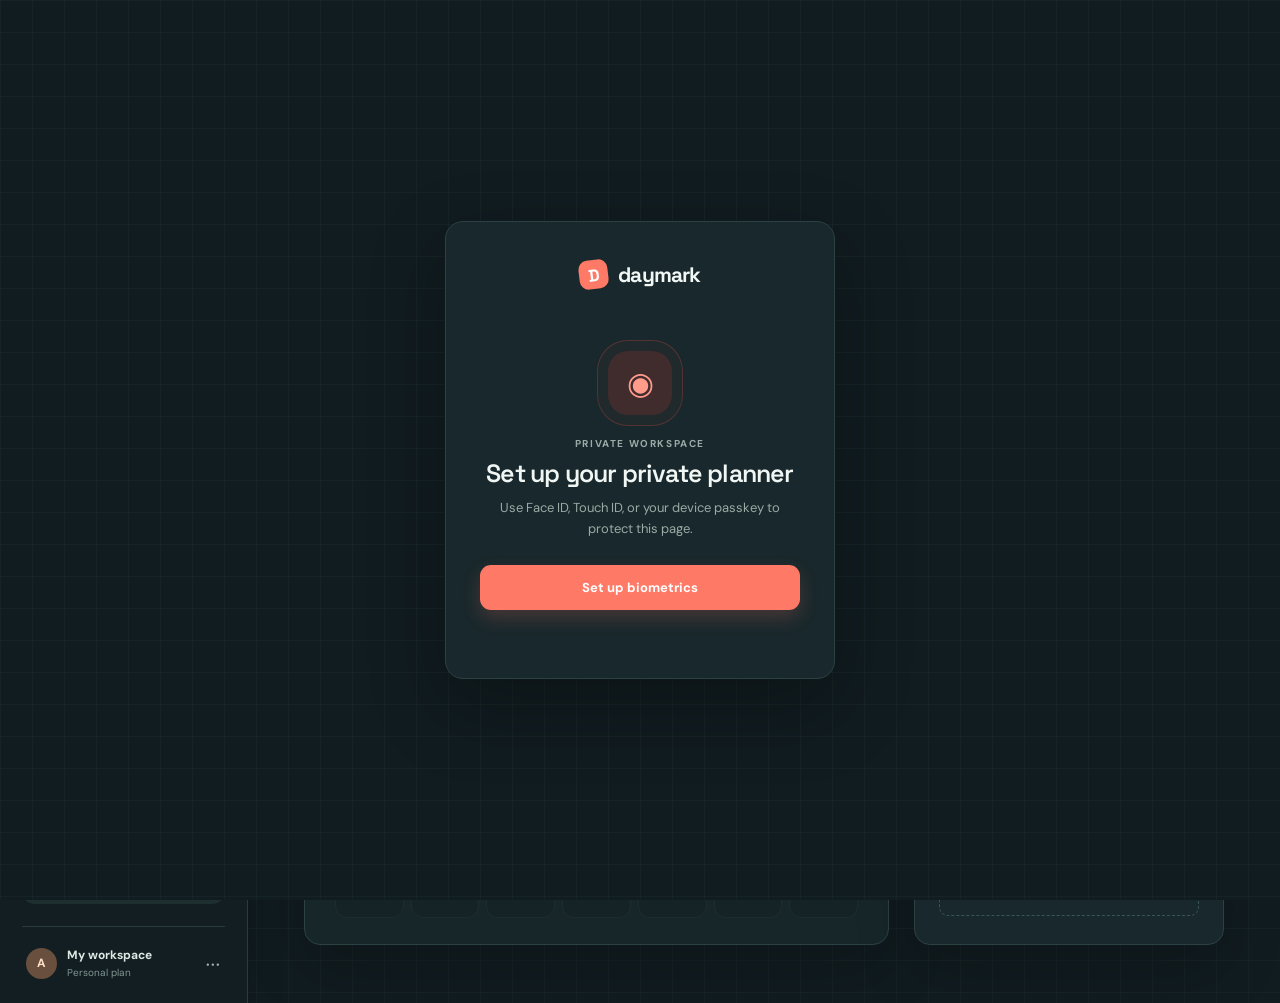
<file: HelloWorld/wwwroot/index.html>
<!doctype html>
<html lang="en">
<head>
  <meta charset="utf-8">
  <meta name="viewport" content="width=device-width, initial-scale=1">
  <title>Daymark | Personal planning</title>
  <link rel="stylesheet" href="styles.css">
</head>
<body>
  <div class="auth-gate" id="authGate">
    <div class="auth-card">
      <div class="brand auth-brand"><span class="brand-mark">D</span><span>daymark</span></div>
      <div class="auth-symbol">◉</div>
      <p class="section-label">Private workspace</p>
      <h1 id="authTitle">Unlock your planner</h1>
      <p id="authMessage">Use Face ID, Touch ID, or your device passkey to open Daymark.</p>
      <button class="auth-button" id="authButton">Unlock with biometrics <span>→</span></button>
      <p class="auth-help" id="authHelp"></p>
    </div>
  </div>
  <div class="app-shell">
    <aside class="sidebar">
      <div class="brand"><span class="brand-mark">D</span><span>daymark</span></div>
      <p class="eyebrow">Your space</p>
      <nav class="nav-list" aria-label="Primary navigation">
        <button class="nav-item active" data-view="week"><span class="nav-icon">▦</span>My week</button>
        <button class="nav-item" data-view="today"><span class="nav-icon">◷</span>Today <span class="nav-count" id="todayCount">0</span></button>
        <button class="nav-item" data-view="completed"><span class="nav-icon">✓</span>Completed</button>
      </nav>
      <div class="sidebar-bottom">
        <div class="focus-note">
          <span class="spark">✦</span>
          <strong>Small steps,<br>clear mind.</strong>
          <p>Make room for what matters today.</p>
        </div>
        <div class="profile"><div class="avatar">A</div><div><strong>My workspace</strong><span>Personal plan</span></div><span class="more">•••</span></div>
      </div>
    </aside>

    <main class="main-content">
      <header class="topbar">
        <div><p class="date-kicker" id="topDate"></p><h1>Good morning, Ashutosh <span>✦</span></h1></div>
        <button class="add-button" id="openModal"><span>＋</span> Add task</button>
      </header>

      <section class="stats-row" aria-label="Task summary">
        <article class="stat-card coral"><div class="stat-icon">◎</div><div><span>Today</span><strong id="statToday">0 tasks</strong></div><div class="stat-ring" id="todayRing">0%</div></article>
        <article class="stat-card mint"><div class="stat-icon">↗</div><div><span>This week</span><strong id="statWeek">0 tasks</strong></div><div class="stat-trend">↗ <b>on track</b></div></article>
        <article class="stat-card yellow"><div class="stat-icon">✧</div><div><span>Completed</span><strong id="statCompleted">0 tasks</strong></div><div class="stat-trend">Keep going</div></article>
      </section>

      <div class="content-grid">
        <section class="calendar-panel panel">
          <div class="panel-heading"><div><p class="section-label">Your calendar</p><h2 id="monthTitle"></h2></div><div class="month-controls"><button class="icon-button" id="prevMonth" aria-label="Previous month">‹</button><button class="today-button" id="goToday">Today</button><button class="icon-button" id="nextMonth" aria-label="Next month">›</button></div></div>
          <div class="weekdays"><span>MON</span><span>TUE</span><span>WED</span><span>THU</span><span>FRI</span><span>SAT</span><span>SUN</span></div>
          <div class="calendar-grid" id="calendarGrid"></div>
        </section>

        <aside class="agenda-panel panel">
          <div class="panel-heading agenda-heading"><div><p class="section-label">Selected day</p><h2 id="selectedDate"></h2></div><span class="day-badge" id="selectedBadge"></span></div>
          <div class="agenda-list" id="agendaList"></div>
          <button class="quick-add" id="quickAdd"><span>＋</span> Add something</button>
        </aside>
      </div>
    </main>
  </div>

  <div class="modal-backdrop" id="modalBackdrop" hidden>
    <form class="task-modal" id="taskForm">
      <button type="button" class="modal-close" id="closeModal" aria-label="Close">×</button>
      <p class="section-label">New task</p><h2>Make it happen.</h2><p class="modal-intro">What would you like to move forward?</p>
      <label>Task name<input id="taskTitle" name="title" placeholder="e.g. Sketch out project ideas" required maxlength="80"></label>
      <div class="form-row"><label>Date<input id="taskDate" name="date" type="date" required></label><label>Time <span class="optional">optional</span><input id="taskTime" name="time" type="time"></label></div>
      <label>Priority<select id="taskPriority" name="priority"><option value="low">Low key</option><option value="medium" selected>Worth doing</option><option value="high">Important</option></select></label>
      <button class="save-button" type="submit">Create task <span>→</span></button>
    </form>
  </div>
  <script src="app.js"></script>
</body>
</html>
</file>
<file: HelloWorld/wwwroot/styles.css>
@import url('https://fonts.googleapis.com/css2?family=DM+Sans:wght@400;500;600;700&family=Space+Grotesk:wght@500;600;700&display=swap');
:root{--ink:#24323b;--muted:#89949b;--line:#e9edef;--paper:#fbfcfb;--coral:#ff725e;--mint:#d8f0e9;--yellow:#fff0b8;--lavender:#e9e7f6;--shadow:0 18px 45px rgba(40,55,61,.06)}
.auth-gate{position:fixed;inset:0;z-index:20;background:#f7f9f8;display:grid;place-items:center;padding:20px}.auth-gate.hidden{display:none}.auth-card{width:min(100%,390px);background:#fff;border:1px solid #edf0ef;border-radius:18px;padding:38px 34px;text-align:center;box-shadow:0 25px 70px rgba(40,55,61,.1)}.auth-brand{justify-content:center;margin:0 0 42px}.auth-symbol{width:64px;height:64px;display:grid;place-items:center;margin:0 auto 22px;border-radius:20px;background:#fff0ed;color:var(--coral);font-size:31px}.auth-card h1{font:600 25px 'Space Grotesk';letter-spacing:-.8px;margin:0 0 9px}.auth-card>p:not(.section-label):not(.auth-help){font-size:13px;line-height:1.55;color:#8d999c;margin:0 auto 26px;max-width:280px}.auth-button{width:100%;padding:14px;background:var(--coral);color:#fff;border-radius:9px;font-size:13px;font-weight:700;box-shadow:0 8px 18px rgba(255,114,94,.2)}.auth-button:hover{background:#ed604e}.auth-button span{float:right;font-size:18px;line-height:13px}.auth-help{min-height:15px;color:#a2abad;font-size:11px;line-height:1.4;margin:15px 0 0}.auth-help.error{color:#d95748}
*{box-sizing:border-box}body{margin:0;color:var(--ink);background:#f7f9f8;font-family:'DM Sans','Avenir Next',sans-serif}button,input,select{font:inherit}button{cursor:pointer;border:0} .app-shell{display:flex;min-height:100vh}.sidebar{width:248px;background:#fff;border-right:1px solid var(--line);padding:34px 22px 24px;display:flex;flex-direction:column}.brand{display:flex;gap:10px;align-items:center;font:700 21px 'Space Grotesk',sans-serif;letter-spacing:-.8px;margin:0 10px 62px}.brand-mark{display:grid;place-items:center;width:29px;height:29px;border-radius:9px;background:var(--coral);color:#fff;font-size:17px;transform:rotate(-7deg)}.eyebrow,.section-label,.date-kicker{font-size:10px;letter-spacing:1.6px;text-transform:uppercase;color:#a4adb1;font-weight:700}.eyebrow{margin:0 12px 13px}.nav-list{display:grid;gap:4px}.nav-item{height:45px;background:transparent;color:#78858a;text-align:left;border-radius:11px;padding:0 12px;display:flex;gap:12px;align-items:center;font-weight:600}.nav-item.active{background:#fff0ed;color:#d95748}.nav-item:hover{background:#f5f7f6}.nav-icon{font-size:19px;width:19px;text-align:center;font-weight:400}.nav-count{margin-left:auto;font-size:12px;color:#aeb6b9}.sidebar-bottom{margin-top:auto}.focus-note{padding:18px 17px;background:#f3f7f4;border-radius:13px;margin-bottom:22px}.focus-note .spark{color:#f0a94a;display:block;font-size:20px;margin-bottom:13px}.focus-note strong{font:600 17px/1.18 'Space Grotesk';letter-spacing:-.4px}.focus-note p{color:#9ba6a6;font-size:11px;line-height:1.45;margin:9px 0 0}.profile{border-top:1px solid var(--line);padding:20px 4px 0;display:flex;align-items:center;gap:10px;font-size:12px}.avatar{width:31px;height:31px;display:grid;place-items:center;background:#f4cfaf;color:#996746;border-radius:50%;font-weight:700}.profile strong,.profile span{display:block}.profile span{font-size:10px;color:#a6afb2;margin-top:3px}.profile .more{margin-left:auto;color:#a6afb2;letter-spacing:1px}.main-content{flex:1;max-width:1440px;padding:42px 56px 58px;margin:0 auto}.topbar{display:flex;justify-content:space-between;align-items:flex-end;margin-bottom:30px}.date-kicker{margin:0 0 8px}.topbar h1{font:600 29px 'Space Grotesk';letter-spacing:-1.2px;margin:0}.topbar h1 span{color:#f0ad50;font-size:22px}.add-button{background:var(--coral);color:#fff;border-radius:10px;padding:13px 19px;font-size:13px;font-weight:700;box-shadow:0 8px 18px rgba(255,114,94,.22)}.add-button span{font-size:19px;vertical-align:-1px;margin-right:5px}.add-button:hover,.save-button:hover{background:#ed604e}.stats-row{display:grid;grid-template-columns:repeat(3,1fr);gap:16px;margin-bottom:25px}.stat-card{min-height:103px;padding:19px 18px;border-radius:14px;display:flex;align-items:center;gap:12px}.stat-card.coral{background:#fff0ed}.stat-card.mint{background:#e5f3ee}.stat-card.yellow{background:#fff5ce}.stat-icon{width:34px;height:34px;display:grid;place-items:center;background:rgba(255,255,255,.58);border-radius:9px;font-size:20px}.stat-card>div:nth-child(2){display:grid;gap:5px}.stat-card span{font-size:11px;color:#849095}.stat-card strong{font:600 17px 'Space Grotesk'}.stat-ring{margin-left:auto;border:3px solid rgba(255,114,94,.25);border-top-color:var(--coral);border-radius:50%;width:39px;height:39px;display:grid;place-items:center;font-size:10px;font-weight:700;color:#d95748}.stat-trend{margin-left:auto;color:#6aa78f;font-size:11px}.stat-trend b{font-weight:600}.yellow .stat-trend{color:#b69946}.content-grid{display:grid;grid-template-columns:minmax(0,1.56fr) minmax(310px,.8fr);gap:22px}.panel{background:#fff;border:1px solid #edf0ef;border-radius:16px;box-shadow:var(--shadow)}.calendar-panel{padding:28px 30px}.panel-heading{display:flex;align-items:center;justify-content:space-between;margin-bottom:27px}.section-label{margin:0 0 7px}.panel h2{font:600 21px 'Space Grotesk';letter-spacing:-.7px;margin:0}.month-controls{display:flex;gap:8px;align-items:center}.icon-button,.today-button{background:#f7f8f8;color:#879197;height:33px;border-radius:8px}.icon-button{width:31px;font-size:22px;line-height:1}.today-button{padding:0 12px;font-size:11px;font-weight:700}.icon-button:hover,.today-button:hover{background:#edf1ef}.weekdays,.calendar-grid{display:grid;grid-template-columns:repeat(7,1fr)}.weekdays{margin-bottom:7px}.weekdays span{text-align:center;color:#abb4b7;font-size:9px;font-weight:700;letter-spacing:1px}.calendar-grid{gap:5px}.calendar-cell{min-height:74px;border:1px solid transparent;border-radius:10px;padding:9px 8px;position:relative;cursor:pointer}.calendar-cell:hover{background:#fafafa;border-color:#eef0ef}.calendar-cell.muted{color:#c6cdce}.calendar-cell.selected{background:#fff5f2;border-color:#ffd8d1}.calendar-cell.today .day-number{background:var(--coral);color:#fff}.day-number{display:grid;place-items:center;width:24px;height:24px;border-radius:7px;font-size:12px;font-weight:600}.task-dots{display:flex;gap:3px;margin:10px 0 0 3px}.task-dot{width:5px;height:5px;background:#a7d9cb;border-radius:50%}.task-dot.high{background:var(--coral)}.task-dot.medium{background:#f1c961}.more-dot{font-size:10px;color:#adb7b8;margin-left:1px}.agenda-panel{padding:28px 24px;display:flex;flex-direction:column;min-height:507px}.agenda-heading{margin-bottom:18px}.day-badge{font-size:10px;font-weight:700;background:#eef7f3;color:#68a58f;padding:7px 9px;border-radius:7px}.agenda-list{display:grid;gap:2px;overflow:auto}.agenda-empty{padding:36px 10px;text-align:center;color:#a5afb1;font-size:13px;line-height:1.5}.agenda-empty span{font-size:25px;color:#d3dfdb;display:block;margin-bottom:8px}.task-row{display:flex;gap:11px;align-items:flex-start;padding:13px 5px;border-bottom:1px solid #f0f2f1}.task-check{appearance:none;flex:0 0 auto;width:17px;height:17px;border:1.5px solid #c4d2ce;border-radius:6px;margin:1px 0 0;position:relative;background:white;cursor:pointer}.task-check:checked{background:#77b49e;border-color:#77b49e}.task-check:checked:after{content:'✓';position:absolute;color:#fff;font-size:11px;font-weight:700;left:3px;top:-1px}.task-content{min-width:0;flex:1}.task-title{display:block;font-size:13px;font-weight:600;line-height:1.35}.task-row.done .task-title{text-decoration:line-through;color:#a7b0b2}.task-meta{display:flex;gap:8px;margin-top:5px;color:#a4aeb0;font-size:10px}.priority{width:5px;height:5px;border-radius:50%;display:inline-block;margin-right:3px;vertical-align:1px;background:#f1c961}.priority.high{background:var(--coral)}.priority.low{background:#afd8ce}.delete-task{background:transparent;color:#c4cdcf;font-size:17px;opacity:0}.task-row:hover .delete-task{opacity:1}.quick-add{border:1px dashed #dfe7e4;background:transparent;color:#9aa7a7;border-radius:9px;padding:12px;margin-top:auto;font-size:12px;font-weight:600}.quick-add:hover{background:#f8fbfa;color:#659e8b}.quick-add span{font-size:17px;vertical-align:-1px;margin-right:5px}.modal-backdrop{position:fixed;inset:0;background:rgba(35,48,54,.3);display:grid;place-items:center;padding:20px;z-index:5}.modal-backdrop[hidden]{display:none}.task-modal{background:#fff;width:min(100%,430px);border-radius:17px;padding:31px;position:relative;box-shadow:0 25px 70px rgba(35,48,54,.2)}.modal-close{position:absolute;right:20px;top:17px;background:#f5f7f6;color:#899496;width:28px;height:28px;border-radius:50%;font-size:20px}.task-modal h2{font:600 25px 'Space Grotesk';margin:0 0 5px}.modal-intro{color:#919c9f;font-size:12px;margin:0 0 25px}.task-modal label{display:block;color:#66757a;font-size:11px;font-weight:700;margin-bottom:16px}.task-modal input,.task-modal select{display:block;width:100%;border:1px solid #e0e8e5;border-radius:8px;background:#fcfdfc;padding:11px 12px;color:var(--ink);font-size:13px;margin-top:7px;outline:none}.task-modal input:focus,.task-modal select:focus{border-color:#9fcbbb;box-shadow:0 0 0 3px #edf7f2}.form-row{display:grid;grid-template-columns:1fr 1fr;gap:12px}.optional{font-weight:400;color:#a8b1b2}.save-button{width:100%;padding:13px;background:var(--coral);color:#fff;border-radius:9px;font-size:13px;font-weight:700;margin-top:5px}.save-button span{float:right;font-size:18px;line-height:13px}
@media(max-width:900px){.sidebar{width:210px}.main-content{padding:32px 25px}.content-grid{grid-template-columns:1fr}.agenda-panel{min-height:360px}.agenda-list{max-height:330px}}@media(max-width:650px){.app-shell{display:block}.sidebar{width:100%;height:auto;padding:18px 18px 12px;border-right:0;border-bottom:1px solid var(--line)}.brand{margin:0 0 15px}.eyebrow,.sidebar-bottom{display:none}.nav-list{display:flex;gap:3px}.nav-item{height:35px;padding:0 9px;font-size:11px}.nav-icon{font-size:15px}.main-content{padding:25px 15px}.topbar{align-items:flex-start;gap:14px}.topbar h1{font-size:21px;line-height:1.2}.date-kicker{font-size:8px}.add-button{padding:10px 12px;font-size:11px;white-space:nowrap}.stats-row{gap:7px}.stat-card{min-height:82px;padding:11px 8px;gap:6px;display:block}.stat-icon{display:none}.stat-card span{font-size:9px}.stat-card strong{font-size:12px}.stat-ring,.stat-trend{display:none}.calendar-panel{padding:20px 10px}.panel-heading{margin-bottom:20px}.panel h2{font-size:18px}.calendar-cell{min-height:55px;padding:6px 4px}.day-number{width:21px;height:21px;font-size:11px}.task-dots{margin-top:6px}.agenda-panel{padding:20px 17px}.weekdays span{font-size:8px}.task-modal{padding:26px 21px}}

/* Visual polish */
:root{--ink:#26343a;--muted:#829094;--line:#e2e9e6;--coral:#f26f5b;--shadow:0 20px 55px rgba(46,67,65,.08)}
body{background:#f3f7f4;background-image:linear-gradient(rgba(82,116,103,.035) 1px,transparent 1px),linear-gradient(90deg,rgba(82,116,103,.035) 1px,transparent 1px);background-size:32px 32px}
.app-shell{position:relative}.sidebar{background:rgba(255,255,255,.88);backdrop-filter:blur(16px);box-shadow:8px 0 30px rgba(54,74,70,.025)}.main-content{padding-top:50px}.topbar{margin-bottom:36px}.topbar h1{font-size:32px;letter-spacing:-1.5px}.topbar h1 span{display:inline-block;animation:twinkle 2.8s ease-in-out infinite}.add-button{border-radius:12px;padding:14px 20px;transition:transform .18s ease,box-shadow .18s ease}.add-button:hover{transform:translateY(-2px);box-shadow:0 12px 24px rgba(242,111,91,.28)}
.stats-row{gap:18px}.stat-card{border:1px solid rgba(255,255,255,.8);box-shadow:0 8px 22px rgba(56,75,70,.04);transition:transform .18s ease,box-shadow .18s ease}.stat-card:hover{transform:translateY(-3px);box-shadow:0 14px 28px rgba(56,75,70,.09)}.stat-card.coral{background:linear-gradient(135deg,#fff1ed,#ffe8e2)}.stat-card.mint{background:linear-gradient(135deg,#e8f6f1,#d9eee7)}.stat-card.yellow{background:linear-gradient(135deg,#fff7d9,#fff0ba)}
.content-grid{gap:25px}.panel{border-color:rgba(218,230,225,.95);box-shadow:var(--shadow)}.calendar-panel,.agenda-panel{padding-top:31px}.calendar-cell{transition:background .15s ease,border-color .15s ease,transform .15s ease}.calendar-cell:hover{transform:translateY(-2px);box-shadow:0 5px 12px rgba(53,74,69,.05)}.calendar-cell.selected{box-shadow:inset 0 0 0 1px #ffc9bf,0 6px 15px rgba(242,111,91,.08)}.calendar-cell.today .day-number{box-shadow:0 4px 9px rgba(242,111,91,.25)}.day-badge{letter-spacing:.6px}.task-row{transition:background .15s ease;border-radius:9px}.task-row:hover{background:#f8fbf9}.quick-add{transition:background .15s ease,border-color .15s ease,transform .15s ease}.quick-add:hover{transform:translateY(-1px);border-color:#a9d1c3}
.auth-gate{background-color:#f3f7f4;background-image:linear-gradient(rgba(82,116,103,.045) 1px,transparent 1px),linear-gradient(90deg,rgba(82,116,103,.045) 1px,transparent 1px);background-size:32px 32px}.auth-card{border-color:#e0eae5;box-shadow:0 28px 75px rgba(44,66,61,.14)}.auth-symbol{box-shadow:0 0 0 10px #fff8f5,0 0 0 11px #ffe6df;animation:breathe 3s ease-in-out infinite}.auth-button{border-radius:11px;transition:transform .18s ease,box-shadow .18s ease}.auth-button:hover{transform:translateY(-2px);box-shadow:0 12px 24px rgba(242,111,91,.25)}
@keyframes twinkle{0%,100%{transform:scale(1) rotate(0deg);opacity:.8}50%{transform:scale(1.14) rotate(8deg);opacity:1}}@keyframes breathe{0%,100%{transform:scale(1)}50%{transform:scale(1.06)}}
@media(max-width:900px){.main-content{padding-top:36px}}@media(max-width:650px){body{background-size:24px 24px}.main-content{padding-top:25px}.topbar h1{font-size:23px}.stats-row{gap:8px}.panel{box-shadow:0 12px 30px rgba(46,67,65,.06)}}

/* Evening workspace theme */
:root{--ink:#edf3f0;--muted:#93a39f;--line:#293a3c;--coral:#ff7967;--shadow:0 24px 60px rgba(0,0,0,.2)}
body{background:#111c20;background-image:linear-gradient(rgba(164,203,191,.035) 1px,transparent 1px),linear-gradient(90deg,rgba(164,203,191,.035) 1px,transparent 1px);background-size:32px 32px;color:var(--ink)}
.sidebar{background:rgba(19,31,34,.92);border-color:#293b3d;box-shadow:8px 0 30px rgba(0,0,0,.12)}.brand{color:#f1f7f4}.eyebrow,.section-label,.date-kicker{color:#82938f}.nav-item{color:#91a09d}.nav-item:hover{background:#203235}.nav-item.active{background:#3a2423;color:#ff9b8b}.nav-count{color:#81928e}.focus-note{background:#1d302f}.focus-note strong{color:#e6f0ec}.focus-note p{color:#8da39d}.profile{border-color:#293a3c;color:#dce8e3}.profile span{color:#839692}.avatar{background:#694f3d;color:#ffe0c8}
.main-content{background:transparent}.topbar h1{color:#f0f6f3}.topbar h1 span{color:#f6bd68}.add-button{background:var(--coral);color:#211719}.stat-card{border-color:#344446;box-shadow:0 10px 28px rgba(0,0,0,.12)}.stat-card.coral{background:linear-gradient(135deg,#402b2d,#322427)}.stat-card.mint{background:linear-gradient(135deg,#243c3b,#1e3332)}.stat-card.yellow{background:linear-gradient(135deg,#403a27,#322f23)}.stat-card span{color:#a8b5b0}.stat-card strong{color:#f0f6f3}.stat-icon{background:rgba(255,255,255,.09);color:#f1f7f4}.stat-ring{border-color:rgba(255,121,103,.25);border-top-color:var(--coral);color:#ff9b8b}.stat-trend{color:#8bd0b6}.yellow .stat-trend{color:#e3c36d}
.panel{background:#19282c;border-color:#2c4142;box-shadow:var(--shadow)}.calendar-cell:hover{background:#223538;border-color:#385052}.calendar-cell.muted{color:#506361}.calendar-cell.selected{background:#382a2c;border-color:#8a4d48;box-shadow:inset 0 0 0 1px #c96d60,0 8px 18px rgba(0,0,0,.18)}.calendar-cell.today .day-number{background:var(--coral);color:#211719}.weekdays span{color:#79908c}.day-number{color:#dbe8e3}.icon-button,.today-button{background:#213336;color:#a8bab5}.icon-button:hover,.today-button:hover{background:#2a4143;color:#e3eeea}.agenda-empty{color:#819692}.agenda-empty span{color:#4d6b65}.day-badge{background:#24483f;color:#8bd0b6}.task-row{border-color:#2c3d3f}.task-row:hover{background:#203336}.task-title{color:#e6f0ec}.task-row.done .task-title{color:#82938f}.task-meta{color:#8da09b}.task-check{background:#1b2a2d;border-color:#56706b}.quick-add{border-color:#3a5653;color:#8da6a0}.quick-add:hover{background:#203b38;color:#9cd7c1;border-color:#6da993}
.auth-gate{background-color:#111c20;background-image:linear-gradient(rgba(164,203,191,.04) 1px,transparent 1px),linear-gradient(90deg,rgba(164,203,191,.04) 1px,transparent 1px)}.auth-card{background:#19282c;border-color:#2c4142;box-shadow:0 28px 75px rgba(0,0,0,.3)}.auth-card h1{color:#f0f6f3}.auth-card>p:not(.section-label):not(.auth-help){color:#9aaba6}.auth-symbol{background:#402b2d;color:#ff9b8b;box-shadow:0 0 0 10px #20292b,0 0 0 11px #543433}.auth-help{color:#91a39e}
.task-modal{background:#19282c;border-color:#2c4142;color:#edf3f0}.modal-close{background:#25383a;color:#a8bab5}.modal-intro{color:#93a39f}.task-modal label{color:#aebdb8}.task-modal input,.task-modal select{background:#142225;border-color:#375052;color:#edf3f0}.task-modal input::placeholder{color:#6f8580}.modal-backdrop{background:rgba(3,10,12,.7)}
@media(max-width:650px){body{background-size:24px 24px}.sidebar{background:#131f22}.stat-card{border-color:#314244}}

/* Dark theme contrast fixes */
.main-content,.panel,.panel h2,.topbar h1{color:#f1f7f4}.date-kicker,.section-label{color:#9aaca7}.weekdays span{color:#9bb0aa}.calendar-cell{color:#e6f0ec}.calendar-cell .day-number{color:#e6f0ec}.calendar-cell.muted .day-number{color:#708680}.calendar-cell.today .day-number{color:#24191a}.calendar-cell.selected .day-number{color:#fff1ed}.agenda-panel h2{color:#f1f7f4}.task-title{color:#e6f0ec}.stat-card span{color:#b4c2bd}.stat-card strong{color:#f4f8f6}.today-button,.icon-button{color:#d4e2dd}.today-button{font-weight:700}.nav-item{color:#a0b0ab}.auth-card .section-label{color:#9aaca7}

/* Calendar refinement */
.calendar-panel{background:#172629;padding:30px 30px 26px}.calendar-panel .panel-heading{padding-bottom:22px;border-bottom:1px solid #294043;margin-bottom:18px}.calendar-panel .section-label{color:#8bb1a7}.calendar-grid{gap:7px}.calendar-cell{min-height:78px;padding:10px 9px;background:#1b2d30;border-color:#243a3d;border-radius:12px;display:flex;flex-direction:column;align-items:flex-start;transition:transform .18s ease,background .18s ease,border-color .18s ease,box-shadow .18s ease}.calendar-cell:nth-child(7n),.calendar-cell:nth-child(7n-1){background:#19292c}.calendar-cell:hover{background:#294144;border-color:#53716d;transform:translateY(-3px);box-shadow:0 9px 18px rgba(0,0,0,.2)}.calendar-cell.has-tasks{background:linear-gradient(145deg,#203837,#1c3031);border-color:#365752}.calendar-cell.has-important{border-color:#85514b;background:linear-gradient(145deg,#38292c,#243033)}.calendar-cell.selected{background:linear-gradient(145deg,#4a2f32,#30282d);border-color:#f17867;box-shadow:0 0 0 2px rgba(241,120,103,.2),0 10px 20px rgba(0,0,0,.22);transform:translateY(-2px)}.calendar-cell.today{box-shadow:inset 0 3px 0 #ff7967}.calendar-cell.today.selected{box-shadow:inset 0 3px 0 #ffb16a,0 0 0 2px rgba(241,120,103,.2),0 10px 20px rgba(0,0,0,.22)}.day-number{width:28px;height:28px;border-radius:9px;font-size:13px}.calendar-cell.today .day-number{background:#ff7967;color:#24191a;box-shadow:0 5px 12px rgba(255,121,103,.28)}.calendar-cell.selected .day-number{background:#ffb39f;color:#321d1e}.calendar-cell.muted{background:#152225;border-color:#1e3033;opacity:.72}.calendar-cell.muted .day-number{color:#607873}.task-dots{margin:12px 0 0 2px;gap:5px}.task-dot{width:7px;height:7px;background:#73c2a8;box-shadow:0 0 0 2px rgba(115,194,168,.12)}.task-dot.medium{background:#f1c969;box-shadow:0 0 0 2px rgba(241,201,105,.12)}.task-dot.high{background:#ff7967;box-shadow:0 0 0 2px rgba(255,121,103,.12)}.task-dot.done{opacity:.35}.more-dot{color:#b6cbc4;font-size:11px;margin-left:2px}.calendar-panel .weekdays{margin-bottom:9px}.calendar-panel .weekdays span{font-size:9px;color:#85a29b}
@media(max-width:650px){.calendar-panel{padding:21px 10px 17px}.calendar-grid{gap:4px}.calendar-cell{min-height:59px;padding:7px 5px;border-radius:9px}.day-number{width:23px;height:23px;font-size:11px;border-radius:7px}.task-dots{margin-top:7px;gap:3px}.task-dot{width:5px;height:5px}}
</file>
